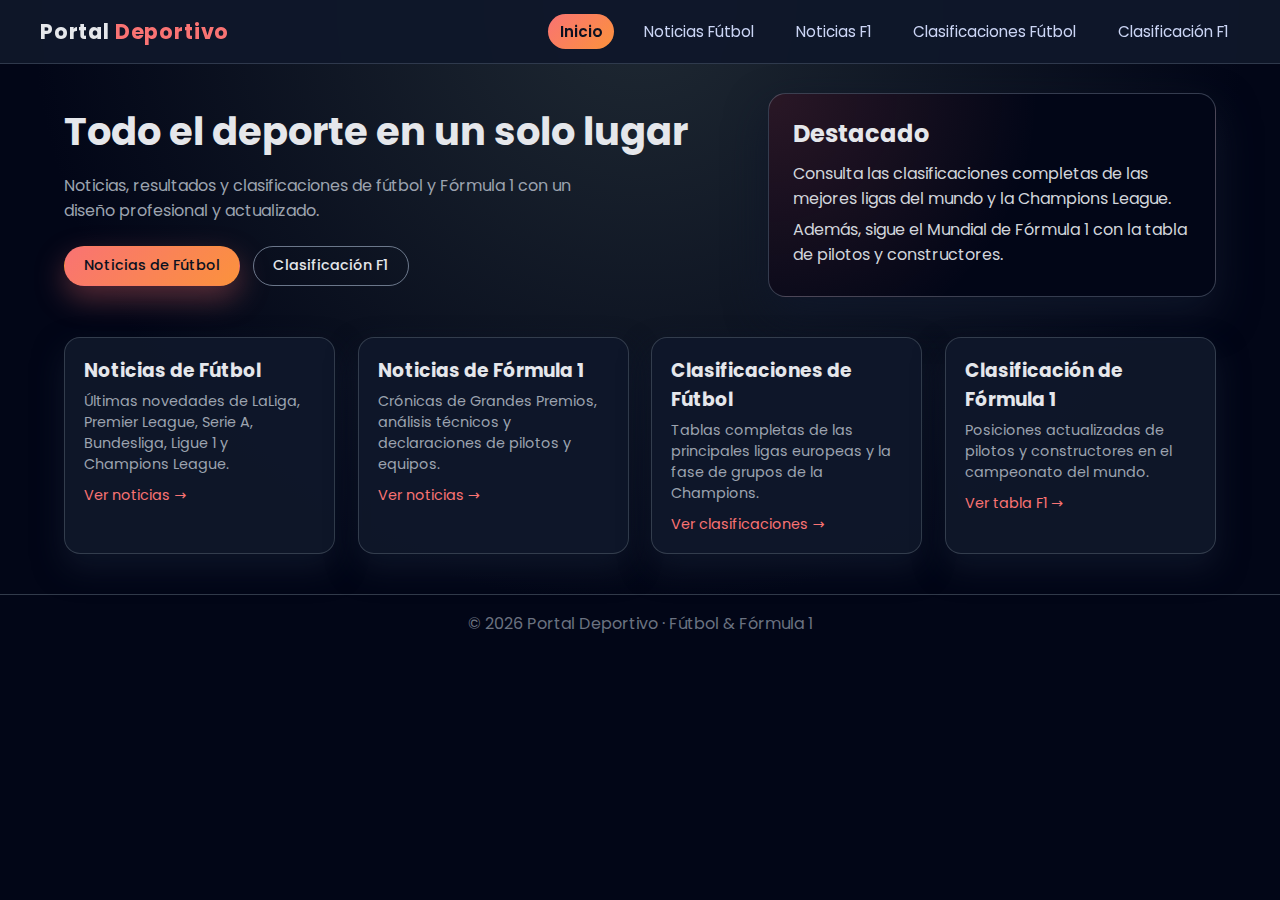
<file: index.html>
<!DOCTYPE html>
<html lang="es">
<head>
<meta name="msvalidate.01" content="ED3732A702D98D9059388BA70207D4A8" />
  <!-- Google tag (gtag.js) -->
<script async src="https://www.googletagmanager.com/gtag/js?id=G-4WG6VMDYWV"></script>
<script>
  window.dataLayer = window.dataLayer || [];
  function gtag(){dataLayer.push(arguments);}
  gtag('js', new Date());

  gtag('config', 'G-4WG6VMDYWV');
</script>
  <meta charset="UTF-8">
  <title>Portal Deportivo</title>
  <meta name="description" content="Portafolio de IvanRL: proyectos web, desarrollo y diseño creativo.">
  <link rel="stylesheet" href="styles.css">
  <link rel="canonical" href="https://ivanrl317.github.io/">
  <meta property="og:title" content="IvanRL - Portfolio Web">
<meta property="og:description" content="Portafolio de IvanRL: proyectos web, desarrollo y diseño creativo.">
<meta property="og:url" content="https://ivanrl317.github.io/">
<meta property="og:type" content="website">
<meta name="twitter:card" content="summary_large_image">
</head>
<body class="theme-dark">
  <header class="main-header">
    <div class="logo">Portal <span>Deportivo</span></div>
    <nav class="main-nav">
      <a href="index.html" class="active">Inicio</a>
      <a href="noticias-futbol.html">Noticias Fútbol</a>
      <a href="noticias-f1.html">Noticias F1</a>
      <a href="clasificaciones-futbol.html">Clasificaciones Fútbol</a>
      <a href="clasificacion-f1.html">Clasificación F1</a>
    </nav>
  </header>

  <main class="container">
    <section class="hero">
      <div class="hero-text">
        <h1>Todo el deporte en un solo lugar</h1>
        <p>Noticias, resultados y clasificaciones de fútbol y Fórmula 1 con un diseño profesional y actualizado.</p>
        <div class="hero-actions">
          <a href="noticias-futbol.html" class="btn primary">Noticias de Fútbol</a>
          <a href="clasificacion-f1.html" class="btn secondary">Clasificación F1</a>
        </div>
      </div>
      <div class="hero-card">
        <h2>Destacado</h2>
        <p>Consulta las clasificaciones completas de las mejores ligas del mundo y la Champions League.</p>
        <p>Además, sigue el Mundial de Fórmula 1 con la tabla de pilotos y constructores.</p>
      </div>
    </section>

    <section class="grid-4">
      <article class="card">
        <h3>Noticias de Fútbol</h3>
        <p>Últimas novedades de LaLiga, Premier League, Serie A, Bundesliga, Ligue 1 y Champions League.</p>
        <a href="noticias-futbol.html" class="card-link">Ver noticias &rarr;</a>
      </article>

      <article class="card">
        <h3>Noticias de Fórmula 1</h3>
        <p>Crónicas de Grandes Premios, análisis técnicos y declaraciones de pilotos y equipos.</p>
        <a href="noticias-f1.html" class="card-link">Ver noticias &rarr;</a>
      </article>

      <article class="card">
        <h3>Clasificaciones de Fútbol</h3>
        <p>Tablas completas de las principales ligas europeas y la fase de grupos de la Champions.</p>
        <a href="clasificaciones-futbol.html" class="card-link">Ver clasificaciones &rarr;</a>
      </article>

      <article class="card">
        <h3>Clasificación de Fórmula 1</h3>
        <p>Posiciones actualizadas de pilotos y constructores en el campeonato del mundo.</p>
        <a href="clasificacion-f1.html" class="card-link">Ver tabla F1 &rarr;</a>
      </article>
    </section>
  </main>

  <footer class="main-footer">
    <p>&copy; 2026 Portal Deportivo · Fútbol &amp; Fórmula 1</p>
  </footer>
</body>

</html>
</file>
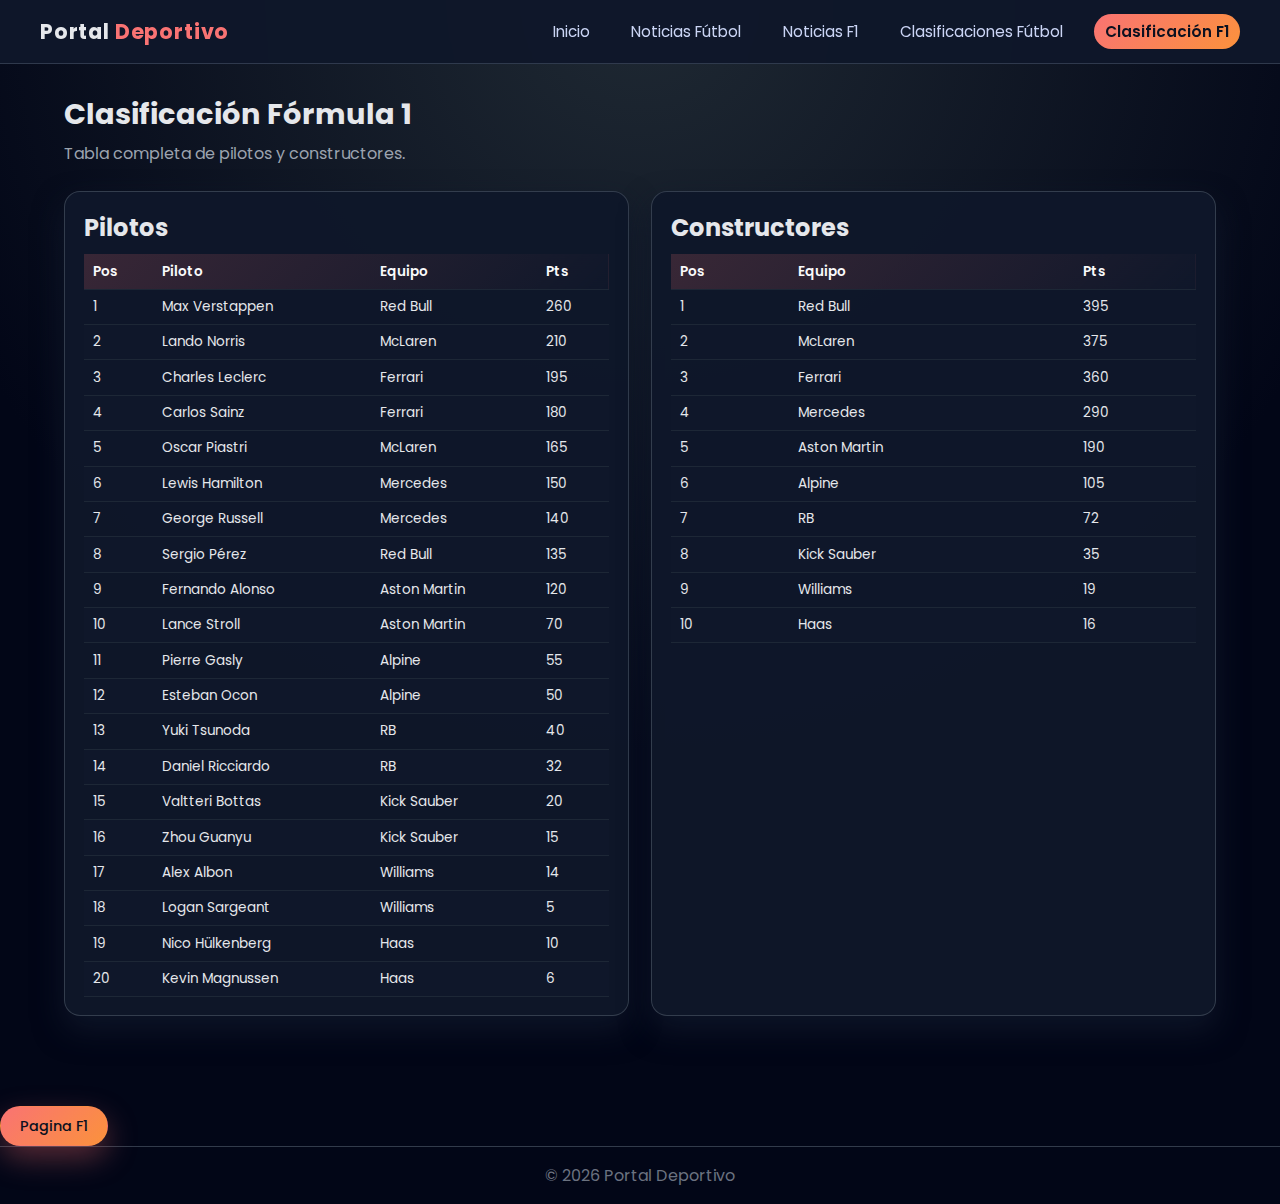
<file: clasificacion-f1.html>
<!DOCTYPE html>
<html lang="es">
<head>
    <!-- Google tag (gtag.js) -->
<script async src="https://www.googletagmanager.com/gtag/js?id=G-LZKWEXMLZK"></script>
<script>
  window.dataLayer = window.dataLayer || [];
  function gtag(){dataLayer.push(arguments);}
  gtag('js', new Date());

  gtag('config', 'G-LZKWEXMLZK');
</script>
  <meta charset="UTF-8">
  <title>Clasificación Fórmula 1</title>
  <link rel="stylesheet" href="styles.css">
    <link rel="canonical" href="https://ivanrl317.github.io/">
    <meta property="og:title" content="IvanRL - Portfolio Web">
<meta property="og:description" content="Portafolio de IvanRL: proyectos web, desarrollo y diseño creativo.">
<meta property="og:url" content="https://ivanrl317.github.io/">
<meta property="og:type" content="website">
<meta name="twitter:card" content="summary_large_image">
</head>
<body class="theme-dark">
  <header class="main-header">
    <div class="logo">Portal <span>Deportivo</span></div>
    <nav class="main-nav">
      <a href="index.html">Inicio</a>
      <a href="noticias-futbol.html">Noticias Fútbol</a>
      <a href="noticias-f1.html">Noticias F1</a>
      <a href="clasificaciones-futbol.html">Clasificaciones Fútbol</a>
      <a href="clasificacion-f1.html" class="active">Clasificación F1</a>
    </nav>
  </header>

  <main class="container">
    <section class="page-header">
      <h1>Clasificación Fórmula 1</h1>
      <p>Tabla completa de pilotos y constructores.</p>
    </section>

    <section class="tables-grid">
      <article class="card table-card">
        <h2>Pilotos</h2>
        <table>
          <thead>
            <tr>
              <th>Pos</th>
              <th>Piloto</th>
              <th>Equipo</th>
              <th>Pts</th>
            </tr>
          </thead>
          <tbody id="tabla-pilotos"></tbody>
        </table>
      </article>

      <article class="card table-card">
        <h2>Constructores</h2>
        <table>
          <thead>
            <tr>
              <th>Pos</th>
              <th>Equipo</th>
              <th>Pts</th>
            </tr>
          </thead>
          <tbody id="tabla-constructores"></tbody>
        </table>
      </article>
    </section>
  </main>
    <br>
    <br>
    <a href="https://www.formula1.com/" class="btn primary">Pagina F1</a>
    
  <footer class="main-footer">
    <p>&copy; 2026 Portal Deportivo</p>
  </footer>

  <script src="script.js"></script>
  <script>
    cargarClasificacionF1();
  </script>
</body>
</html>
</file>
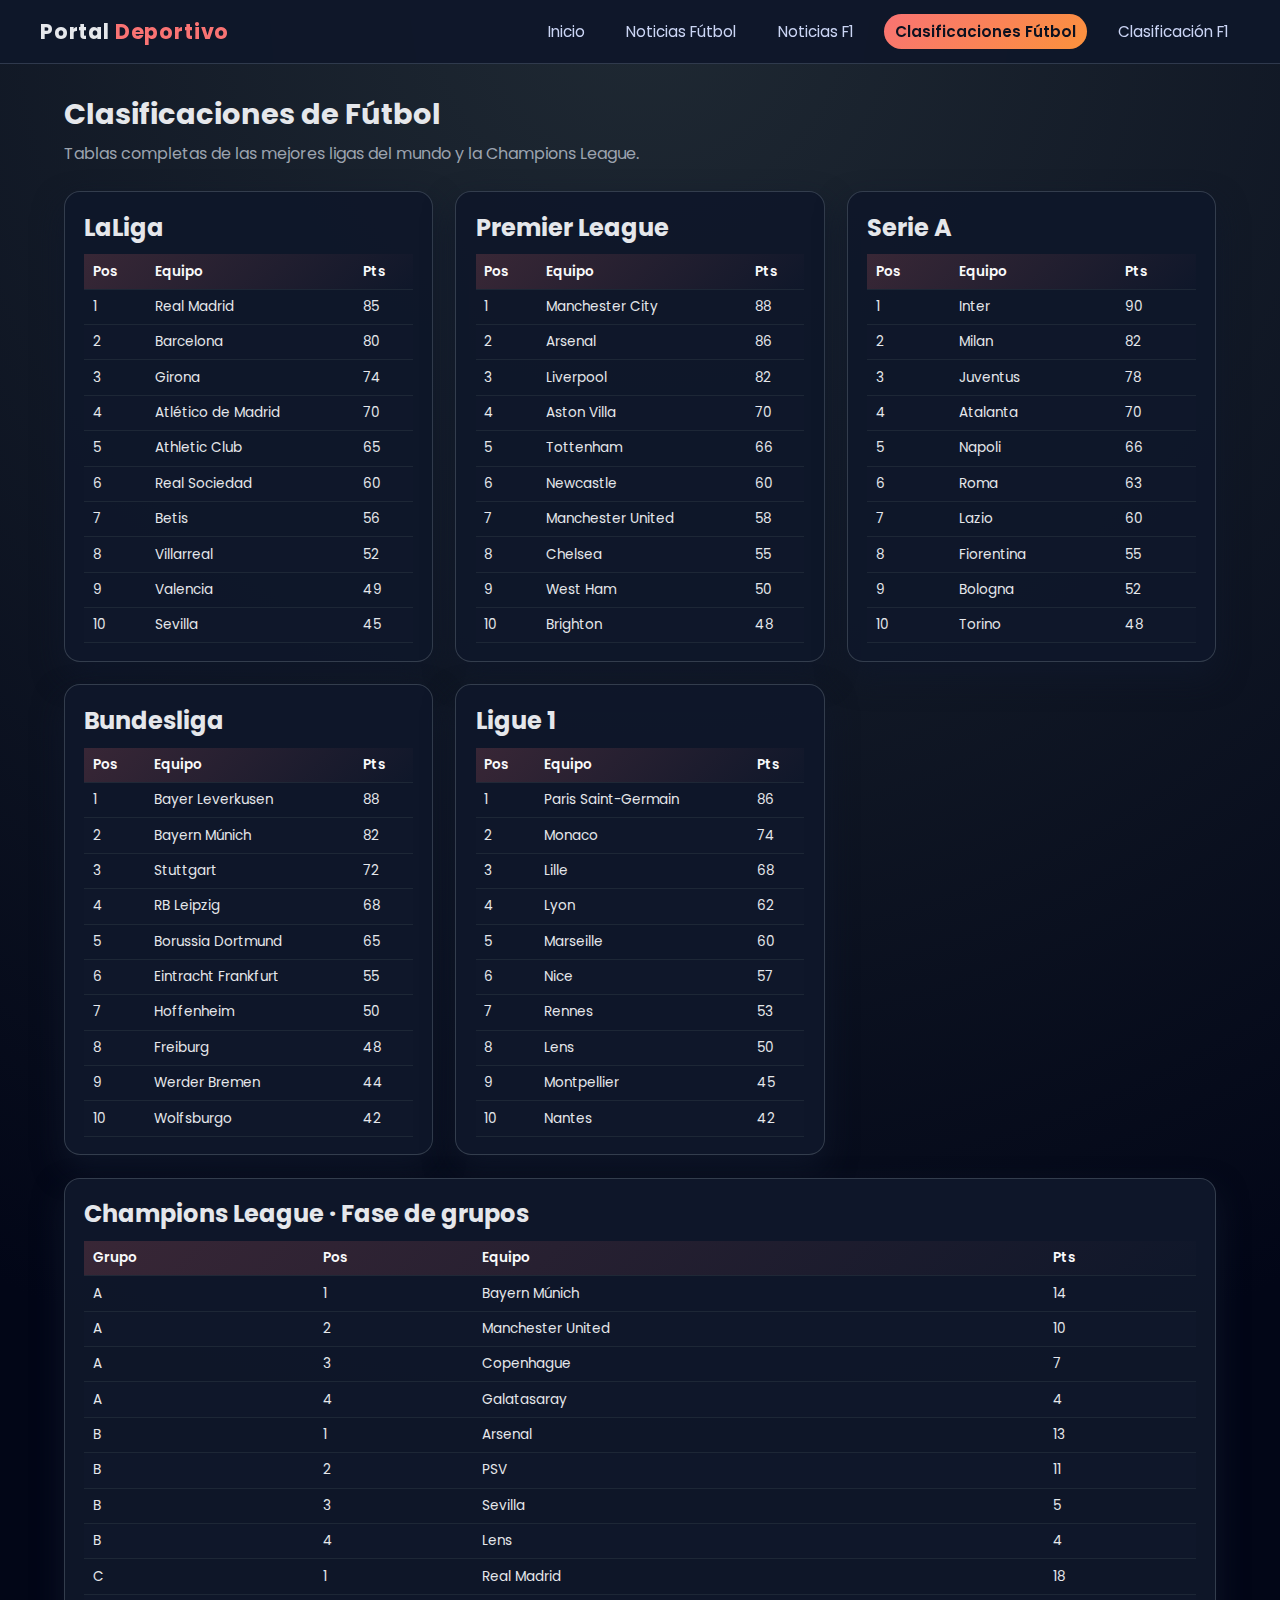
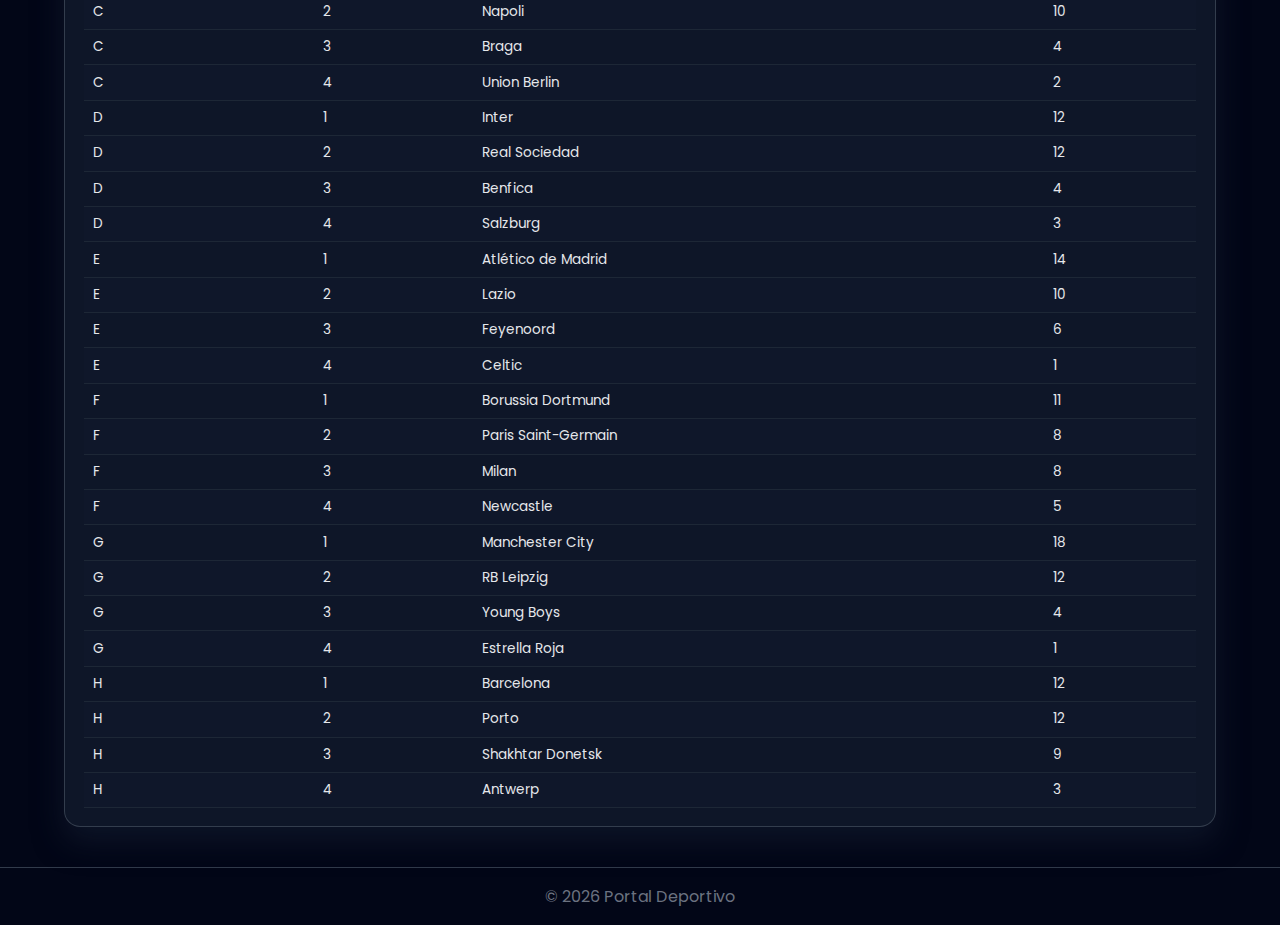
<file: clasificaciones-futbol.html>
<!DOCTYPE html>
<html lang="es">
<head>
    <!-- Google tag (gtag.js) -->
<script async src="https://www.googletagmanager.com/gtag/js?id=G-LZKWEXMLZK"></script>
<script>
  window.dataLayer = window.dataLayer || [];
  function gtag(){dataLayer.push(arguments);}
  gtag('js', new Date());

  gtag('config', 'G-LZKWEXMLZK');
</script>
  <meta charset="UTF-8">
  <title>Clasificaciones de Fútbol</title>
  <link rel="stylesheet" href="styles.css">
    <link rel="canonical" href="https://ivanrl317.github.io/">
    <meta property="og:title" content="IvanRL - Portfolio Web">
<meta property="og:description" content="Portafolio de IvanRL: proyectos web, desarrollo y diseño creativo.">
<meta property="og:url" content="https://ivanrl317.github.io/">
<meta property="og:type" content="website">
<meta name="twitter:card" content="summary_large_image">
</head>
<body class="theme-dark">
  <header class="main-header">
    <div class="logo">Portal <span>Deportivo</span></div>
    <nav class="main-nav">
      <a href="index.html">Inicio</a>
      <a href="noticias-futbol.html">Noticias Fútbol</a>
      <a href="noticias-f1.html">Noticias F1</a>
      <a href="clasificaciones-futbol.html" class="active">Clasificaciones Fútbol</a>
      <a href="clasificacion-f1.html">Clasificación F1</a>
    </nav>
  </header>

  <main class="container">
    <section class="page-header">
      <h1>Clasificaciones de Fútbol</h1>
      <p>Tablas completas de las mejores ligas del mundo y la Champions League.</p>
    </section>

    <section class="tables-grid">
      <article class="card table-card">
        <h2>LaLiga</h2>
        <table>
          <thead>
            <tr>
              <th>Pos</th>
              <th>Equipo</th>
              <th>Pts</th>
            </tr>
          </thead>
          <tbody id="tabla-laliga"></tbody>
        </table>
      </article>

      <article class="card table-card">
        <h2>Premier League</h2>
        <table>
          <thead>
            <tr>
              <th>Pos</th>
              <th>Equipo</th>
              <th>Pts</th>
            </tr>
          </thead>
          <tbody id="tabla-premier"></tbody>
        </table>
      </article>

      <article class="card table-card">
        <h2>Serie A</h2>
        <table>
          <thead>
            <tr>
              <th>Pos</th>
              <th>Equipo</th>
              <th>Pts</th>
            </tr>
          </thead>
          <tbody id="tabla-seriea"></tbody>
        </table>
      </article>

      <article class="card table-card">
        <h2>Bundesliga</h2>
        <table>
          <thead>
            <tr>
              <th>Pos</th>
              <th>Equipo</th>
              <th>Pts</th>
            </tr>
          </thead>
          <tbody id="tabla-bundesliga"></tbody>
        </table>
      </article>

      <article class="card table-card">
        <h2>Ligue 1</h2>
        <table>
          <thead>
            <tr>
              <th>Pos</th>
              <th>Equipo</th>
              <th>Pts</th>
            </tr>
          </thead>
          <tbody id="tabla-ligue1"></tbody>
        </table>
      </article>

      <article class="card table-card wide">
        <h2>Champions League · Fase de grupos</h2>
        <table>
          <thead>
            <tr>
              <th>Grupo</th>
              <th>Pos</th>
              <th>Equipo</th>
              <th>Pts</th>
            </tr>
          </thead>
          <tbody id="tabla-champions"></tbody>
        </table>
      </article>
    </section>
  </main>

  <footer class="main-footer">
    <p>&copy; 2026 Portal Deportivo</p>
  </footer>

  <script src="script.js"></script>
  <script>
    cargarClasificacionesFutbol();
  </script>
</body>
</html>
</file>
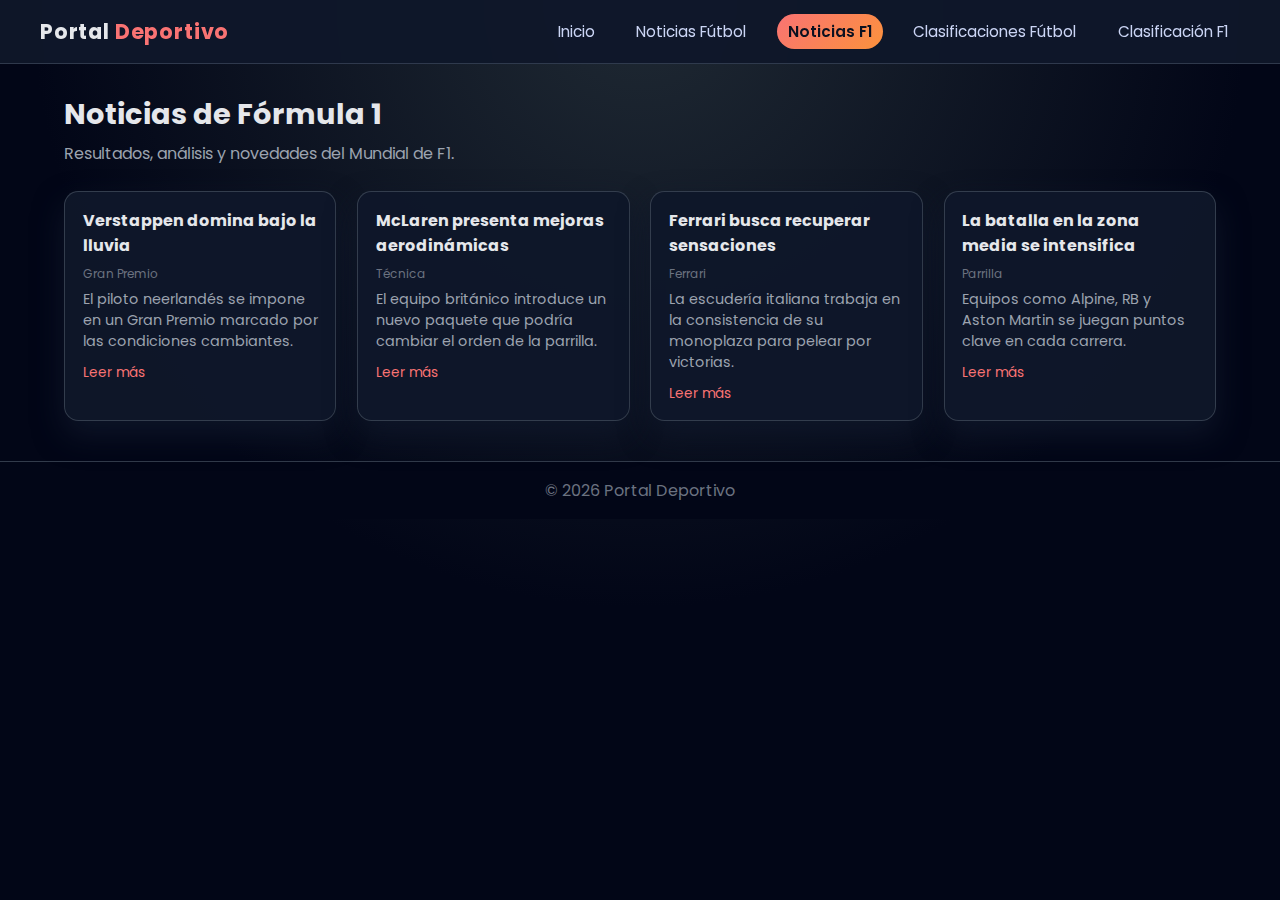
<file: noticias-f1.html>
<!DOCTYPE html>
<html lang="es">
<head>
    <!-- Google tag (gtag.js) -->
<script async src="https://www.googletagmanager.com/gtag/js?id=G-LZKWEXMLZK"></script>
<script>
  window.dataLayer = window.dataLayer || [];
  function gtag(){dataLayer.push(arguments);}
  gtag('js', new Date());

  gtag('config', 'G-LZKWEXMLZK');
</script>
  <meta charset="UTF-8">
  <title>Noticias de Fórmula 1</title>
  <link rel="stylesheet" href="styles.css">
    <link rel="canonical" href="https://ivanrl317.github.io/">
    <meta property="og:title" content="IvanRL - Portfolio Web">
<meta property="og:description" content="Portafolio de IvanRL: proyectos web, desarrollo y diseño creativo.">
<meta property="og:url" content="https://ivanrl317.github.io/">
<meta property="og:type" content="website">
<meta name="twitter:card" content="summary_large_image">
</head>
<body class="theme-dark">
  <header class="main-header">
    <div class="logo">Portal <span>Deportivo</span></div>
    <nav class="main-nav">
      <a href="index.html">Inicio</a>
      <a href="noticias-futbol.html">Noticias Fútbol</a>
      <a href="noticias-f1.html" class="active">Noticias F1</a>
      <a href="clasificaciones-futbol.html">Clasificaciones Fútbol</a>
      <a href="clasificacion-f1.html">Clasificación F1</a>
    </nav>
  </header>

  <main class="container">
    <section class="page-header">
      <h1>Noticias de Fórmula 1</h1>
      <p>Resultados, análisis y novedades del Mundial de F1.</p>
    </section>

    <section id="contenedor-noticias-f1" class="news-grid">
      <!-- Noticias cargadas por JS -->
    </section>
  </main>

  <footer class="main-footer">
    <p>&copy; 2026 Portal Deportivo</p>
  </footer>

  <script src="script.js"></script>
  <script>
    cargarNoticias("f1", "contenedor-noticias-f1");
  </script>
</body>
</html>
</file>
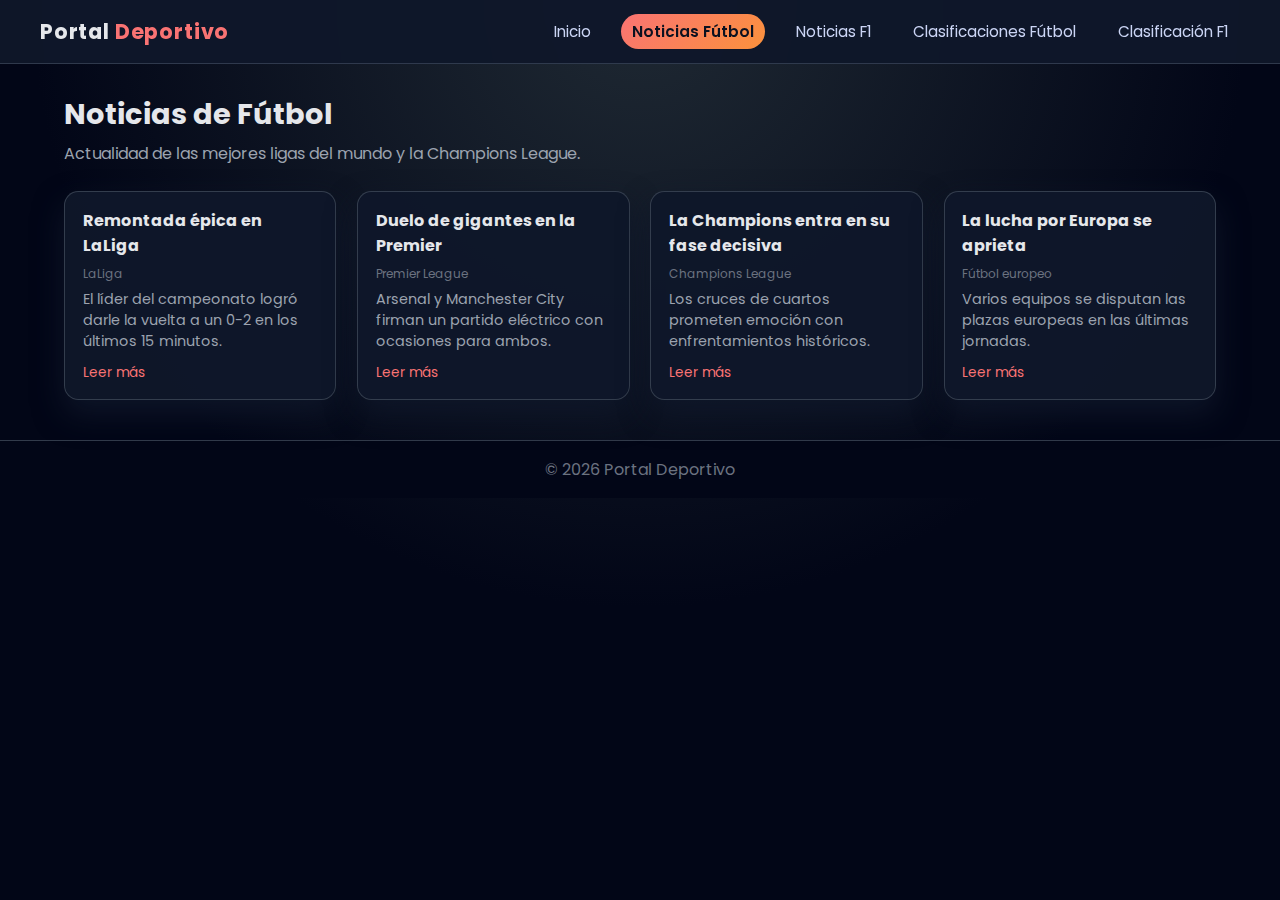
<file: noticias-futbol.html>
<!DOCTYPE html>
<html lang="es">
<head>
    <!-- Google tag (gtag.js) -->
<script async src="https://www.googletagmanager.com/gtag/js?id=G-LZKWEXMLZK"></script>
<script>
  window.dataLayer = window.dataLayer || [];
  function gtag(){dataLayer.push(arguments);}
  gtag('js', new Date());

  gtag('config', 'G-LZKWEXMLZK');
</script>
  <meta charset="UTF-8">
  <title>Noticias de Fútbol</title>
  <link rel="stylesheet" href="styles.css">
    <link rel="canonical" href="https://ivanrl317.github.io/">
</head>
<body class="theme-dark">
  <header class="main-header">
    <div class="logo">Portal <span>Deportivo</span></div>
    <nav class="main-nav">
      <a href="index.html">Inicio</a>
      <a href="noticias-futbol.html" class="active">Noticias Fútbol</a>
      <a href="noticias-f1.html">Noticias F1</a>
      <a href="clasificaciones-futbol.html">Clasificaciones Fútbol</a>
      <a href="clasificacion-f1.html">Clasificación F1</a>
    </nav>
  </header>

  <main class="container">
    <section class="page-header">
      <h1>Noticias de Fútbol</h1>
      <p>Actualidad de las mejores ligas del mundo y la Champions League.</p>
    </section>

    <section id="contenedor-noticias-futbol" class="news-grid">
      <!-- Noticias cargadas por JS -->
    </section>
  </main>

  <footer class="main-footer">
    <p>&copy; 2026 Portal Deportivo</p>
  </footer>

  <script src="script.js"></script>
  <script>
    cargarNoticias("futbol", "contenedor-noticias-futbol");
  </script>
</body>
</html>
</file>
<file: styles.css>
@import url("https://fonts.googleapis.com/css2?family=Poppins:wght@300;400;500;600;700&display=swap");

* {
  box-sizing: border-box;
  margin: 0;
  padding: 0;
}

body.theme-dark {
  font-family: "Poppins", system-ui, -apple-system, BlinkMacSystemFont, "Segoe UI", sans-serif;
  background: radial-gradient(circle at top, #1f2933 0, #020617 55%);
  color: #e5e7eb;
  min-height: 100vh;
}

/* Layout */

.main-header {
  position: sticky;
  top: 0;
  z-index: 20;
  display: flex;
  align-items: center;
  justify-content: space-between;
  padding: 0.9rem 2.5rem;
  background: rgba(15, 23, 42, 0.96);
  backdrop-filter: blur(14px);
  border-bottom: 1px solid rgba(148, 163, 184, 0.25);
}

.logo {
  font-weight: 700;
  font-size: 1.3rem;
  letter-spacing: 0.04em;
}

.logo span {
  color: #f97373;
}

.main-nav {
  display: flex;
  gap: 1.2rem;
  font-size: 0.95rem;
}

.main-nav a {
  color: #cbd5f5;
  text-decoration: none;
  padding: 0.35rem 0.7rem;
  border-radius: 999px;
  transition: background 0.2s ease, color 0.2s ease, transform 0.15s ease;
}

.main-nav a:hover {
  background: rgba(248, 113, 113, 0.12);
  color: #f97373;
  transform: translateY(-1px);
}

.main-nav a.active {
  background: linear-gradient(135deg, #f97373, #fb923c);
  color: #0b1120;
  font-weight: 600;
}

.container {
  max-width: 1200px;
  margin: 1.8rem auto 2.5rem;
  padding: 0 1.5rem;
}

/* Hero */

.hero {
  display: grid;
  grid-template-columns: minmax(0, 2.1fr) minmax(0, 1.4fr);
  gap: 2rem;
  align-items: center;
  margin-bottom: 2.5rem;
}

.hero-text h1 {
  font-size: 2.4rem;
  margin-bottom: 0.8rem;
}

.hero-text p {
  color: #9ca3af;
  max-width: 32rem;
  margin-bottom: 1.4rem;
}

.hero-actions {
  display: flex;
  flex-wrap: wrap;
  gap: 0.8rem;
}

.hero-card {
  background: radial-gradient(circle at top left, rgba(248, 113, 113, 0.16), transparent 55%),
              #020617;
  border-radius: 1.1rem;
  padding: 1.4rem 1.5rem;
  border: 1px solid rgba(148, 163, 184, 0.35);
  box-shadow: 0 18px 40px rgba(15, 23, 42, 0.9);
}

.hero-card h2 {
  margin-bottom: 0.6rem;
}

.hero-card p {
  color: #d1d5db;
  margin-bottom: 0.4rem;
}

/* Buttons */

.btn {
  display: inline-flex;
  align-items: center;
  justify-content: center;
  padding: 0.55rem 1.2rem;
  border-radius: 999px;
  font-size: 0.9rem;
  font-weight: 500;
  text-decoration: none;
  cursor: pointer;
  border: 1px solid transparent;
  transition: background 0.2s ease, color 0.2s ease, transform 0.15s ease, box-shadow 0.2s ease;
}

.btn.primary {
  background: linear-gradient(135deg, #f97373, #fb923c);
  color: #0b1120;
  box-shadow: 0 12px 30px rgba(248, 113, 113, 0.35);
}

.btn.primary:hover {
  transform: translateY(-1px);
  box-shadow: 0 16px 40px rgba(248, 113, 113, 0.45);
}

.btn.secondary {
  background: transparent;
  color: #e5e7eb;
  border-color: rgba(148, 163, 184, 0.7);
}

.btn.secondary:hover {
  background: rgba(15, 23, 42, 0.9);
}

/* Cards & grids */

.grid-4 {
  display: grid;
  grid-template-columns: repeat(auto-fit, minmax(230px, 1fr));
  gap: 1.4rem;
}

.card {
  background: rgba(15, 23, 42, 0.96);
  border-radius: 1rem;
  padding: 1.1rem 1.2rem;
  border: 1px solid rgba(55, 65, 81, 0.9);
  box-shadow: 0 14px 30px rgba(15, 23, 42, 0.85);
  transition: transform 0.18s ease, box-shadow 0.18s ease, border-color 0.18s ease;
}

.card:hover {
  transform: translateY(-3px);
  box-shadow: 0 18px 40px rgba(15, 23, 42, 0.95);
  border-color: rgba(248, 113, 113, 0.6);
}

.card h3, .card h2 {
  margin-bottom: 0.4rem;
}

.card p {
  color: #9ca3af;
  font-size: 0.9rem;
}

.card-link {
  display: inline-block;
  margin-top: 0.6rem;
  font-size: 0.9rem;
  color: #f97373;
  text-decoration: none;
}

.card-link:hover {
  text-decoration: underline;
}

/* Page headers */

.page-header {
  margin-bottom: 1.6rem;
}

.page-header h1 {
  font-size: 1.8rem;
  margin-bottom: 0.3rem;
}

.page-header p {
  color: #9ca3af;
}

/* News */

.news-grid {
  display: grid;
  grid-template-columns: repeat(auto-fit, minmax(260px, 1fr));
  gap: 1.3rem;
}

.news-item {
  background: rgba(15, 23, 42, 0.96);
  border-radius: 0.9rem;
  padding: 1rem 1.1rem;
  border: 1px solid rgba(55, 65, 81, 0.9);
  box-shadow: 0 14px 30px rgba(15, 23, 42, 0.85);
  display: flex;
  flex-direction: column;
  gap: 0.4rem;
}

.news-item h3 {
  font-size: 1rem;
}

.news-meta {
  font-size: 0.75rem;
  color: #6b7280;
}

.news-item p {
  font-size: 0.9rem;
  color: #9ca3af;
}

.news-item a {
  margin-top: 0.3rem;
  font-size: 0.85rem;
  color: #f97373;
  text-decoration: none;
}

.news-item a:hover {
  text-decoration: underline;
}

/* Tables */

.tables-grid {
  display: grid;
  grid-template-columns: repeat(auto-fit, minmax(280px, 1fr));
  gap: 1.4rem;
}

.table-card {
  overflow: hidden;
}

.table-card.wide {
  grid-column: 1 / -1;
}

table {
  width: 100%;
  border-collapse: collapse;
  margin-top: 0.6rem;
  font-size: 0.85rem;
}

thead {
  background: linear-gradient(135deg, rgba(248, 113, 113, 0.18), rgba(15, 23, 42, 0.9));
}

th, td {
  padding: 0.45rem 0.55rem;
  text-align: left;
  border-bottom: 1px solid rgba(31, 41, 55, 0.9);
}

th {
  font-weight: 600;
  color: #f9fafb;
}

tbody tr:nth-child(even) {
  background: rgba(15, 23, 42, 0.85);
}

tbody tr:hover {
  background: rgba(248, 113, 113, 0.12);
}

/* Footer */

.main-footer {
  border-top: 1px solid rgba(55, 65, 81, 0.9);
  padding: 1rem 1.5rem;
  text-align: center;
  color: #6b7280;
  background: #020617;
}

/* Responsive */

@media (max-width: 840px) {
  .hero {
    grid-template-columns: 1fr;
  }

  .main-header {
    flex-direction: column;
    align-items: flex-start;
    gap: 0.6rem;
  }

  .main-nav {
    flex-wrap: wrap;
  }
}
</file>
